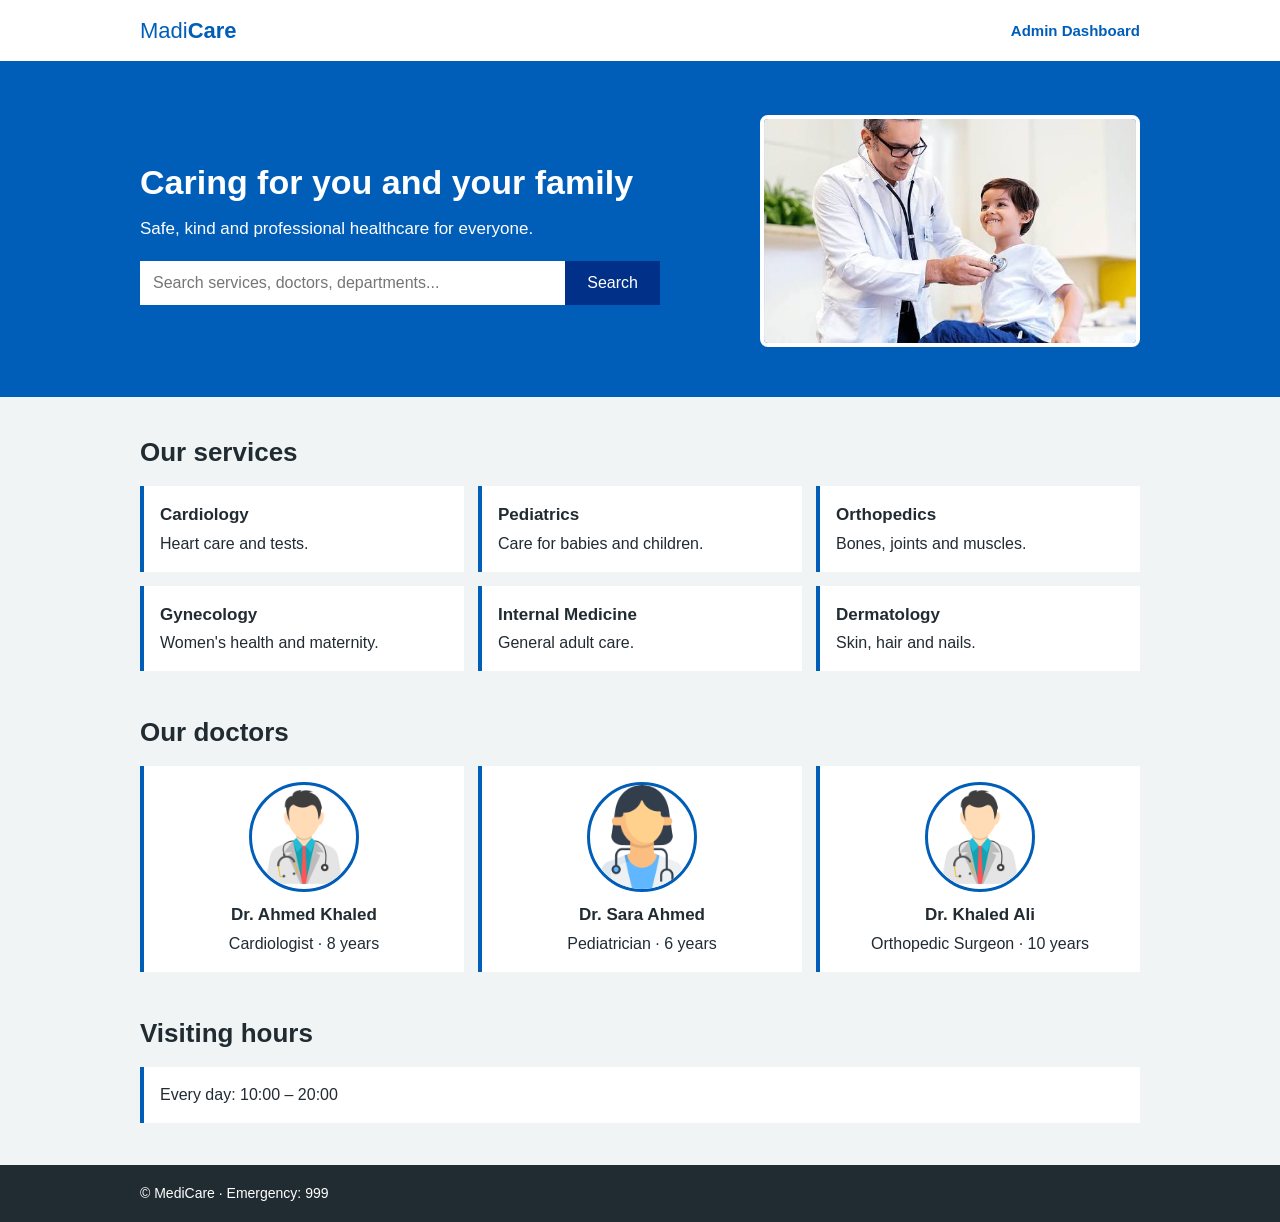
<file: index.html>
<!doctype html>
<html lang="en">
  <head>
    <meta charset="UTF-8" />
    <meta name="viewport" content="width=device-width, initial-scale=1.0" />
    <title>MediCare | Home</title>
    <link rel="stylesheet" href="CSS/style.css" />
  </head>
  <body class="public-page">
    <header class="public-header">
      <div class="wrap bar">
        <label class="public-logo">Madi<b>Care</b></label>
        <!-- <a class="public-logo" href="index.html">Medi<b>Care</b></a> -->
        <nav class="public-nav">
          <a href="dashboard.html">Admin Dashboard</a>
        </nav>
      </div>
    </header>
    <section class="hero">
      <div class="wrap hero-in">
        <div>
          <h1>Caring for you and your family</h1>
          <p>Safe, kind and professional healthcare for everyone.</p>
          <form action="#services" method="get">
            <input
              type="search"
              name="q"
              placeholder="Search services, doctors, departments..."
            /><button type="submit">Search</button>
          </form>
        </div>
        <img src="Images/ddd.jpg" alt="Hospital building" />
      </div>
    </section>
    <section class="wrap public-section" id="services">
      <h2>Our services</h2>
      <div class="public-grid">
        <div class="public-box">
          <h3>Cardiology</h3>
          <p>Heart care and tests.</p>
        </div>
        <div class="public-box">
          <h3>Pediatrics</h3>
          <p>Care for babies and children.</p>
        </div>
        <div class="public-box">
          <h3>Orthopedics</h3>
          <p>Bones, joints and muscles.</p>
        </div>
        <div class="public-box">
          <h3>Gynecology</h3>
          <p>Women's health and maternity.</p>
        </div>
        <div class="public-box">
          <h3>Internal Medicine</h3>
          <p>General adult care.</p>
        </div>
        <div class="public-box">
          <h3>Dermatology</h3>
          <p>Skin, hair and nails.</p>
        </div>
      </div>
    </section>
    <section class="wrap public-section" id="doctors">
      <h2>Our doctors</h2>
      <div class="public-grid">
        <div class="public-box doctor-box">
          <img src="Images/doctor (1).png" alt="Dr. Ahmed Khaled" />
          <h3>Dr. Ahmed Khaled</h3>
          <p>Cardiologist · 8 years</p>
        </div>
        <div class="public-box doctor-box">
          <img src="Images/doctor.png" alt="Dr. Sara Ahmed" />
          <h3>Dr. Sara Ahmed</h3>
          <p>Pediatrician · 6 years</p>
        </div>
        <div class="public-box doctor-box">
          <img src="Images/doctor (1).png" alt="Dr. Khaled Ali" />
          <h3>Dr. Khaled Ali</h3>
          <p>Orthopedic Surgeon · 10 years</p>
        </div>
      </div>
    </section>
    <section class="wrap public-section" id="visit">
      <h2>Visiting hours</h2>
      <div class="public-box"><p>Every day: 10:00 – 20:00</p></div>
    </section>
    <footer class="public-footer">
      <div class="wrap">&copy; MediCare · Emergency: 999</div>
    </footer>
  </body>
</html>
</file>
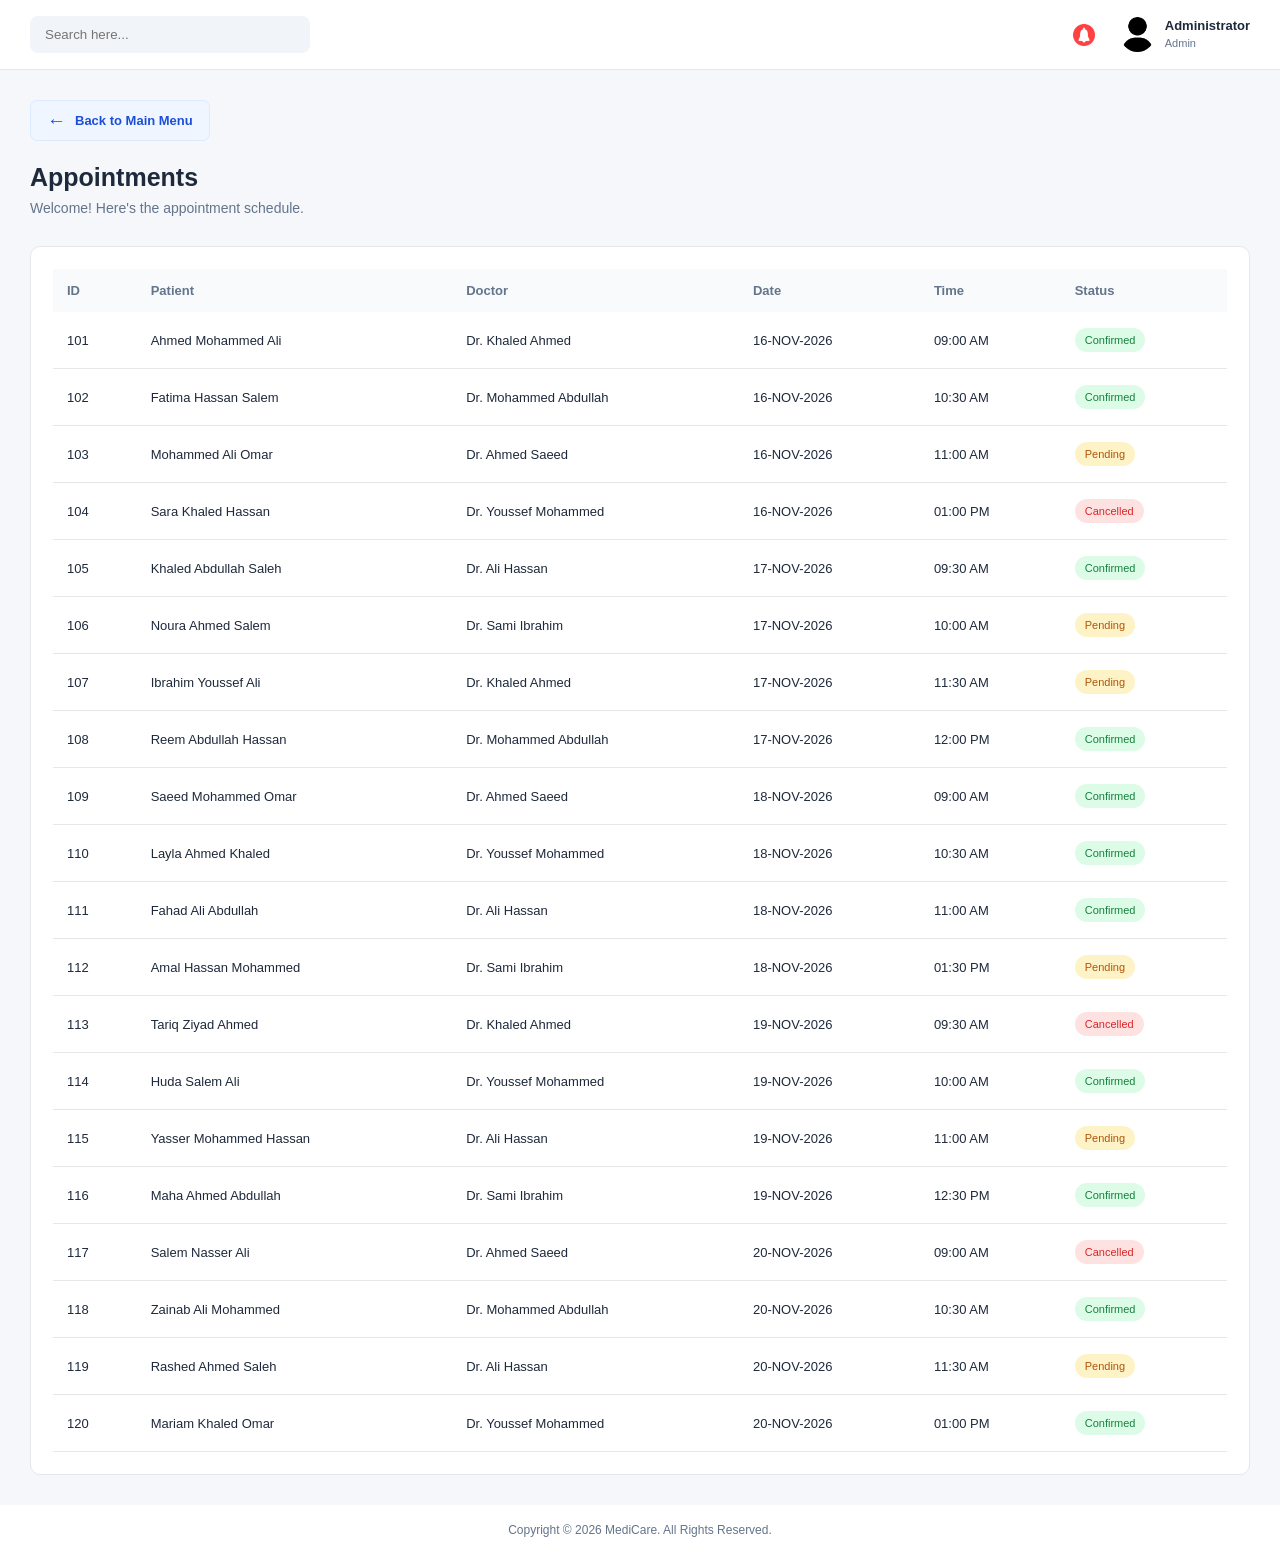
<file: appointments.html>
<!doctype html>
<html lang="en">
  <head>
    <meta charset="UTF-8" />
    <meta name="viewport" content="width=device-width, initial-scale=1.0" />
    <title>MediCare | Appointments</title>
    <link rel="stylesheet" href="CSS/style.css" />
  </head>
  <body class="admin-page appointments-page">
    <div class="main-container">
      <header class="header">
        <div class="search-box">
          <input type="search" placeholder="Search here..." />
        </div>
        <div class="admin">
          <img src="Images/circle.png" alt="Notifications" />
          <div class="admin-info">
            <img src="Images/user.png" alt="Admin" />
            <div>
              <h4>Administrator</h4>
              <span>Admin</span>
            </div>
          </div>
        </div>
      </header>
      <main class="content">
        <a class="back-home" href="dashboard.html"
          ><span aria-hidden="true">&#8592;</span> Back to Main Menu</a
        >
        <div class="page-title">
          <h1>Appointments</h1>
          <p>Welcome! Here's the appointment schedule.</p>
        </div>
        <section class="panel">
          <div class="table-wrap">
            <table>
              <thead>
                <tr>
                  <th>ID</th>
                  <th>Patient</th>
                  <th>Doctor</th>
                  <th>Date</th>
                  <th>Time</th>
                  <th>Status</th>
                </tr>
              </thead>
              <tbody>
                <tr>
                  <td>101</td>
                  <td>Ahmed Mohammed Ali</td>
                  <td>Dr. Khaled Ahmed</td>
                  <td>16-NOV-2026</td>
                  <td>09:00 AM</td>
                  <td><span class="status confirmed">Confirmed</span></td>
                </tr>
                <tr>
                  <td>102</td>
                  <td>Fatima Hassan Salem</td>
                  <td>Dr. Mohammed Abdullah</td>
                  <td>16-NOV-2026</td>
                  <td>10:30 AM</td>
                  <td><span class="status confirmed">Confirmed</span></td>
                </tr>
                <tr>
                  <td>103</td>
                  <td>Mohammed Ali Omar</td>
                  <td>Dr. Ahmed Saeed</td>
                  <td>16-NOV-2026</td>
                  <td>11:00 AM</td>
                  <td><span class="status pending">Pending</span></td>
                </tr>
                <tr>
                  <td>104</td>
                  <td>Sara Khaled Hassan</td>
                  <td>Dr. Youssef Mohammed</td>
                  <td>16-NOV-2026</td>
                  <td>01:00 PM</td>
                  <td><span class="status cancelled">Cancelled</span></td>
                </tr>
                <tr>
                  <td>105</td>
                  <td>Khaled Abdullah Saleh</td>
                  <td>Dr. Ali Hassan</td>
                  <td>17-NOV-2026</td>
                  <td>09:30 AM</td>
                  <td><span class="status confirmed">Confirmed</span></td>
                </tr>
                <tr>
                  <td>106</td>
                  <td>Noura Ahmed Salem</td>
                  <td>Dr. Sami Ibrahim</td>
                  <td>17-NOV-2026</td>
                  <td>10:00 AM</td>
                  <td><span class="status pending">Pending</span></td>
                </tr>
                <tr>
                  <td>107</td>
                  <td>Ibrahim Youssef Ali</td>
                  <td>Dr. Khaled Ahmed</td>
                  <td>17-NOV-2026</td>
                  <td>11:30 AM</td>
                  <td><span class="status pending">Pending</span></td>
                </tr>
                <tr>
                  <td>108</td>
                  <td>Reem Abdullah Hassan</td>
                  <td>Dr. Mohammed Abdullah</td>
                  <td>17-NOV-2026</td>
                  <td>12:00 PM</td>
                  <td><span class="status confirmed">Confirmed</span></td>
                </tr>
                <tr>
                  <td>109</td>
                  <td>Saeed Mohammed Omar</td>
                  <td>Dr. Ahmed Saeed</td>
                  <td>18-NOV-2026</td>
                  <td>09:00 AM</td>
                  <td><span class="status confirmed">Confirmed</span></td>
                </tr>
                <tr>
                  <td>110</td>
                  <td>Layla Ahmed Khaled</td>
                  <td>Dr. Youssef Mohammed</td>
                  <td>18-NOV-2026</td>
                  <td>10:30 AM</td>
                  <td><span class="status confirmed">Confirmed</span></td>
                </tr>
                <tr>
                  <td>111</td>
                  <td>Fahad Ali Abdullah</td>
                  <td>Dr. Ali Hassan</td>
                  <td>18-NOV-2026</td>
                  <td>11:00 AM</td>
                  <td><span class="status confirmed">Confirmed</span></td>
                </tr>
                <tr>
                  <td>112</td>
                  <td>Amal Hassan Mohammed</td>
                  <td>Dr. Sami Ibrahim</td>
                  <td>18-NOV-2026</td>
                  <td>01:30 PM</td>
                  <td><span class="status pending">Pending</span></td>
                </tr>
                <tr>
                  <td>113</td>
                  <td>Tariq Ziyad Ahmed</td>
                  <td>Dr. Khaled Ahmed</td>
                  <td>19-NOV-2026</td>
                  <td>09:30 AM</td>
                  <td><span class="status cancelled">Cancelled</span></td>
                </tr>
                <tr>
                  <td>114</td>
                  <td>Huda Salem Ali</td>
                  <td>Dr. Youssef Mohammed</td>
                  <td>19-NOV-2026</td>
                  <td>10:00 AM</td>
                  <td><span class="status confirmed">Confirmed</span></td>
                </tr>
                <tr>
                  <td>115</td>
                  <td>Yasser Mohammed Hassan</td>
                  <td>Dr. Ali Hassan</td>
                  <td>19-NOV-2026</td>
                  <td>11:00 AM</td>
                  <td><span class="status pending">Pending</span></td>
                </tr>
                <tr>
                  <td>116</td>
                  <td>Maha Ahmed Abdullah</td>
                  <td>Dr. Sami Ibrahim</td>
                  <td>19-NOV-2026</td>
                  <td>12:30 PM</td>
                  <td><span class="status confirmed">Confirmed</span></td>
                </tr>
                <tr>
                  <td>117</td>
                  <td>Salem Nasser Ali</td>
                  <td>Dr. Ahmed Saeed</td>
                  <td>20-NOV-2026</td>
                  <td>09:00 AM</td>
                  <td><span class="status cancelled">Cancelled</span></td>
                </tr>
                <tr>
                  <td>118</td>
                  <td>Zainab Ali Mohammed</td>
                  <td>Dr. Mohammed Abdullah</td>
                  <td>20-NOV-2026</td>
                  <td>10:30 AM</td>
                  <td><span class="status confirmed">Confirmed</span></td>
                </tr>
                <tr>
                  <td>119</td>
                  <td>Rashed Ahmed Saleh</td>
                  <td>Dr. Ali Hassan</td>
                  <td>20-NOV-2026</td>
                  <td>11:30 AM</td>
                  <td><span class="status pending">Pending</span></td>
                </tr>
                <tr>
                  <td>120</td>
                  <td>Mariam Khaled Omar</td>
                  <td>Dr. Youssef Mohammed</td>
                  <td>20-NOV-2026</td>
                  <td>01:00 PM</td>
                  <td><span class="status confirmed">Confirmed</span></td>
                </tr>
              </tbody>
            </table>
          </div>
        </section>
      </main>
      <footer class="footer">
        <p>Copyright &copy; 2026 MediCare. All Rights Reserved.</p>
      </footer>
    </div>
  </body>
</html>
</file>
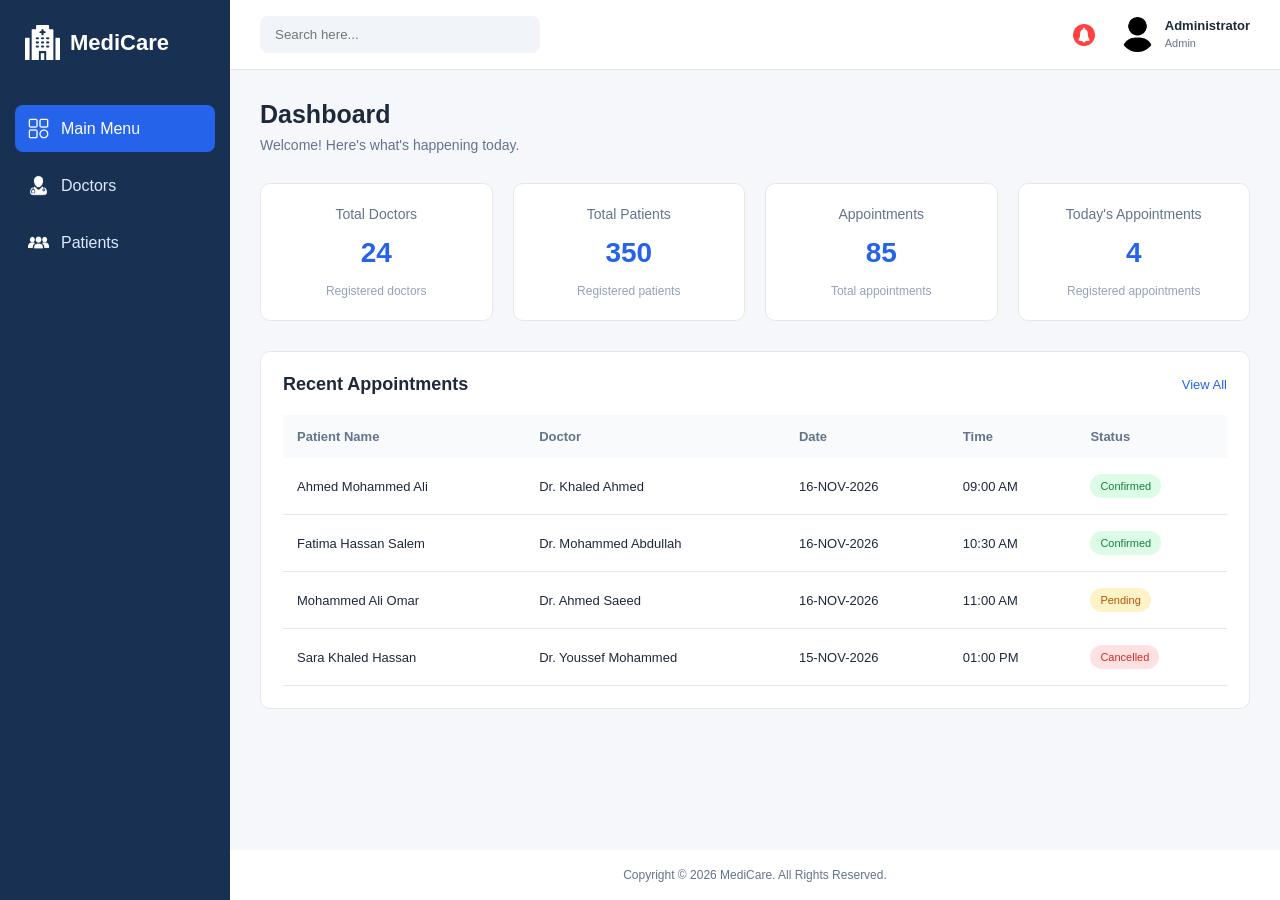
<file: dashboard.html>
<!doctype html>
<html lang="en">
  <head>
    <meta charset="UTF-8" />
    <meta name="viewport" content="width=device-width, initial-scale=1.0" />
    <title>MediCare | Dashboard</title>
    <link rel="stylesheet" href="CSS/style.css" />
  </head>
  <body class="admin-page">
    <aside class="sidebar">
      <div class="logo">
        <img src="Images/hospital.png" alt="" /><a href="index.html"
          ><h2>MediCare</h2></a
        >
      </div>
      <nav>
        <a href="dashboard.html" class="active"
          ><img src="Images/main-menu.png" alt="" /><span>Main Menu</span></a
        >
        <a href="doctors.html" class=""
          ><img src="Images/medical-assistance.png" alt="" /><span
            >Doctors</span
          ></a
        >
        <a href="patients.html" class=""
          ><img src="Images/audience.png" alt="" /><span>Patients</span></a
        >
      </nav>
    </aside>
    <div class="main-container">
      <header class="header">
        <div class="search-box">
          <input type="search" placeholder="Search here..." />
        </div>
        <div class="admin">
          <img src="Images/circle.png" alt="Notifications" />
          <div class="admin-info">
            <img src="Images/user.png" alt="Admin" />
            <div>
              <h4>Administrator</h4>
              <span>Admin</span>
            </div>
          </div>
        </div>
      </header>
      <main class="content">
        <div class="page-title">
          <h1>Dashboard</h1>
          <p>Welcome! Here's what's happening today.</p>
        </div>
        <section class="stats-grid">
          <div class="stat-card">
            <h3>Total Doctors</h3>
            <h2>24</h2>
            <p>Registered doctors</p>
          </div>
          <div class="stat-card">
            <h3>Total Patients</h3>
            <h2>350</h2>
            <p>Registered patients</p>
          </div>
          <div class="stat-card">
            <h3>Appointments</h3>
            <h2>85</h2>
            <p>Total appointments</p>
          </div>
          <div class="stat-card">
            <h3>Today's Appointments</h3>
            <h2>4</h2>
            <p>Registered appointments</p>
          </div>
        </section>
        <section class="panel">
          <div class="section-header">
            <h2>Recent Appointments</h2>
            <a href="appointments.html">View All</a>
          </div>
          <div class="table-wrap">
            <table>
              <thead>
                <tr>
                  <th>Patient Name</th>
                  <th>Doctor</th>
                  <th>Date</th>
                  <th>Time</th>
                  <th>Status</th>
                </tr>
              </thead>
              <tbody>
                <tr>
                  <td>Ahmed Mohammed Ali</td>
                  <td>Dr. Khaled Ahmed</td>
                  <td>16-NOV-2026</td>
                  <td>09:00 AM</td>
                  <td><span class="status confirmed">Confirmed</span></td>
                </tr>
                <tr>
                  <td>Fatima Hassan Salem</td>
                  <td>Dr. Mohammed Abdullah</td>
                  <td>16-NOV-2026</td>
                  <td>10:30 AM</td>
                  <td><span class="status confirmed">Confirmed</span></td>
                </tr>
                <tr>
                  <td>Mohammed Ali Omar</td>
                  <td>Dr. Ahmed Saeed</td>
                  <td>16-NOV-2026</td>
                  <td>11:00 AM</td>
                  <td><span class="status pending">Pending</span></td>
                </tr>
                <tr>
                  <td>Sara Khaled Hassan</td>
                  <td>Dr. Youssef Mohammed</td>
                  <td>15-NOV-2026</td>
                  <td>01:00 PM</td>
                  <td><span class="status cancelled">Cancelled</span></td>
                </tr>
              </tbody>
            </table>
          </div>
        </section>
      </main>
      <footer class="footer">
        <p>Copyright &copy; 2026 MediCare. All Rights Reserved.</p>
      </footer>
    </div>
  </body>
</html>
</file>
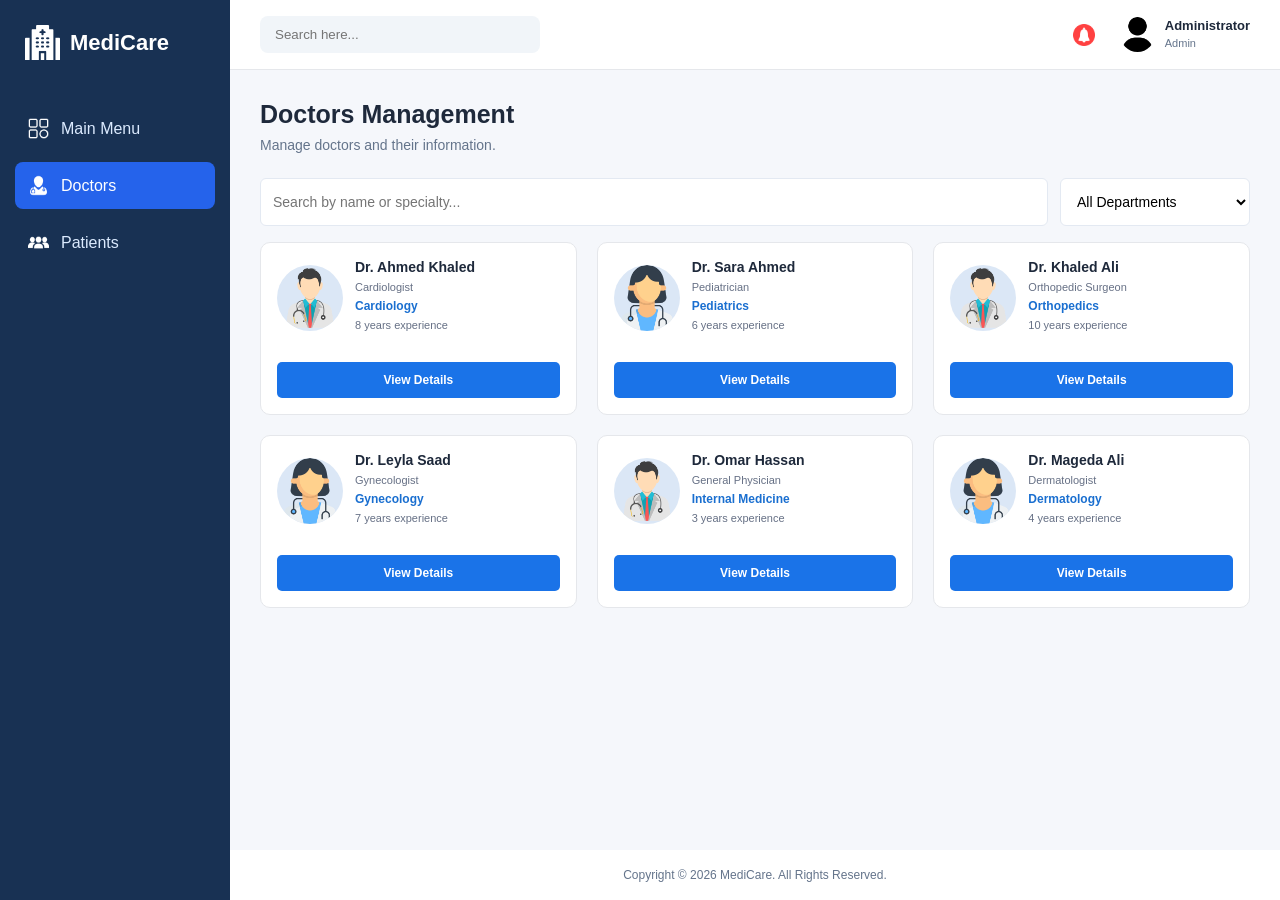
<file: doctors.html>
<!doctype html>
<html lang="en">
  <head>
    <meta charset="UTF-8" />
    <meta name="viewport" content="width=device-width, initial-scale=1.0" />
    <title>MediCare | Doctors</title>
    <link rel="stylesheet" href="CSS/style.css" />
  </head>
  <body class="admin-page">
    <aside class="sidebar">
      <div class="logo">
        <img src="Images/hospital.png" alt="" /><a href="index.html"
          ><h2>MediCare</h2></a
        >
      </div>
      <nav>
        <a href="dashboard.html" class=""
          ><img src="Images/main-menu.png" alt="" /><span>Main Menu</span></a
        >
        <a href="doctors.html" class="active"
          ><img src="Images/medical-assistance.png" alt="" /><span
            >Doctors</span
          ></a
        >
        <a href="patients.html" class=""
          ><img src="Images/audience.png" alt="" /><span>Patients</span></a
        >
      </nav>
    </aside>
    <div class="main-container">
      <header class="header">
        <div class="search-box">
          <input type="search" placeholder="Search here..." />
        </div>
        <div class="admin">
          <img src="Images/circle.png" alt="Notifications" />
          <div class="admin-info">
            <img src="Images/user.png" alt="Admin" />
            <div>
              <h4>Administrator</h4>
              <span>Admin</span>
            </div>
          </div>
        </div>
      </header>
      <main class="content">
        <div class="page-title">
          <h1>Doctors Management</h1>
          <p>Manage doctors and their information.</p>
        </div>
        <form class="filters" action="#" method="get">
          <input
            type="search"
            name="q"
            placeholder="Search by name or specialty..."
          />
          <select name="department">
            <option value="">All Departments</option>
            <option>Cardiology</option>
            <option>Pediatrics</option>
            <option>Orthopedics</option>
            <option>Gynecology</option>
            <option>Internal Medicine</option>
            <option>Dermatology</option>
          </select>
        </form>
        <section class="doctor-grid">
          <article class="doctor-card">
            <div class="doctor-info">
              <div class="avatar">
                <img src="Images/doctor (1).png" alt="dr.ahmed khaled" />
              </div>
              <div>
                <h3>Dr. Ahmed Khaled</h3>
                <p class="doctor-role">Cardiologist</p>
                <p class="doctor-dept">Cardiology</p>
                <p class="doctor-exp">8 years experience</p>
              </div>
            </div>
            <button type="button">View Details</button>
          </article>
          <article class="doctor-card">
            <div class="doctor-info">
              <div class="avatar">
                <img src="Images/doctor.png" alt="dr.sara ahmed" />
              </div>
              <div>
                <h3>Dr. Sara Ahmed</h3>
                <p class="doctor-role">Pediatrician</p>
                <p class="doctor-dept">Pediatrics</p>
                <p class="doctor-exp">6 years experience</p>
              </div>
            </div>
            <button type="button">View Details</button>
          </article>
          <article class="doctor-card">
            <div class="doctor-info">
              <div class="avatar">
                <img src="Images/doctor (1).png" alt="dr.khaled ali" />
              </div>
              <div>
                <h3>Dr. Khaled Ali</h3>
                <p class="doctor-role">Orthopedic Surgeon</p>
                <p class="doctor-dept">Orthopedics</p>
                <p class="doctor-exp">10 years experience</p>
              </div>
            </div>
            <button type="button">View Details</button>
          </article>
          <article class="doctor-card">
            <div class="doctor-info">
              <div class="avatar">
                <img src="Images/doctor.png" alt="dr.leyla saad" />
              </div>
              <div>
                <h3>Dr. Leyla Saad</h3>
                <p class="doctor-role">Gynecologist</p>
                <p class="doctor-dept">Gynecology</p>
                <p class="doctor-exp">7 years experience</p>
              </div>
            </div>
            <button type="button">View Details</button>
          </article>
          <article class="doctor-card">
            <div class="doctor-info">
              <div class="avatar">
                <img src="Images/doctor (1).png" alt="dr.omar hassan" />
              </div>
              <div>
                <h3>Dr. Omar Hassan</h3>
                <p class="doctor-role">General Physician</p>
                <p class="doctor-dept">Internal Medicine</p>
                <p class="doctor-exp">3 years experience</p>
              </div>
            </div>
            <button type="button">View Details</button>
          </article>
          <article class="doctor-card">
            <div class="doctor-info">
              <div class="avatar">
                <img src="Images/doctor.png" alt="dr.mageda ali" />
              </div>
              <div>
                <h3>Dr. Mageda Ali</h3>
                <p class="doctor-role">Dermatologist</p>
                <p class="doctor-dept">Dermatology</p>
                <p class="doctor-exp">4 years experience</p>
              </div>
            </div>
            <button type="button">View Details</button>
          </article>
        </section>
      </main>
      <footer class="footer">
        <p>Copyright &copy; 2026 MediCare. All Rights Reserved.</p>
      </footer>
    </div>
  </body>
</html>
</file>
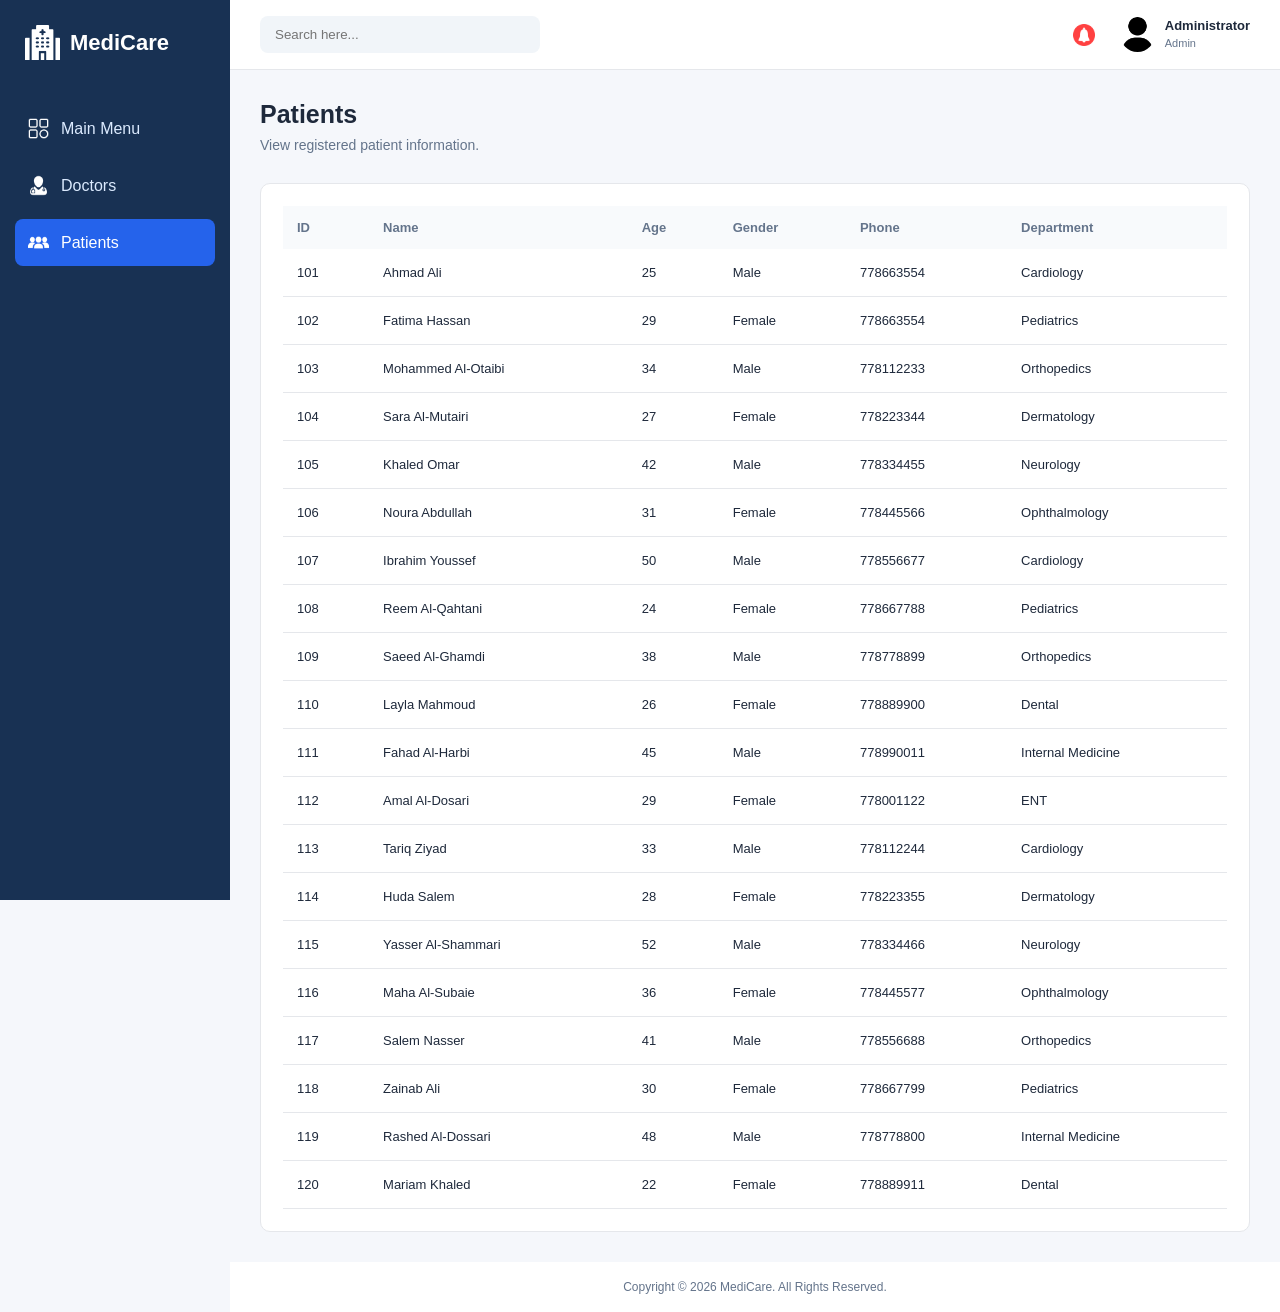
<file: patients.html>
<!doctype html>
<html lang="en">
  <head>
    <meta charset="UTF-8" />
    <meta name="viewport" content="width=device-width, initial-scale=1.0" />
    <title>MediCare | Patients</title>
    <link rel="stylesheet" href="CSS/style.css" />
  </head>
  <body class="admin-page">
    <aside class="sidebar">
      <div class="logo">
        <img src="Images/hospital.png" alt="" /><a href="index.html"
          ><h2>MediCare</h2></a
        >
      </div>
      <nav>
        <a href="dashboard.html" class=""
          ><img src="Images/main-menu.png" alt="" /><span>Main Menu</span></a
        >
        <a href="doctors.html" class=""
          ><img src="Images/medical-assistance.png" alt="" /><span
            >Doctors</span
          ></a
        >
        <a href="patients.html" class="active"
          ><img src="Images/audience.png" alt="" /><span>Patients</span></a
        >
      </nav>
    </aside>
    <div class="main-container">
      <header class="header">
        <div class="search-box">
          <input type="search" placeholder="Search here..." />
        </div>
        <div class="admin">
          <img src="Images/circle.png" alt="Notifications" />
          <div class="admin-info">
            <img src="Images/user.png" alt="Admin" />
            <div>
              <h4>Administrator</h4>
              <span>Admin</span>
            </div>
          </div>
        </div>
      </header>
      <main class="content">
        <div class="page-title">
          <h1>Patients</h1>
          <p>View registered patient information.</p>
        </div>
        <section class="panel">
          <div class="table-wrap">
            <table>
              <thead>
                <tr>
                  <th>ID</th>
                  <th>Name</th>
                  <th>Age</th>
                  <th>Gender</th>
                  <th>Phone</th>
                  <th>Department</th>
                </tr>
              </thead>
              <tbody>
                <tr>
                  <td>101</td>
                  <td>Ahmad Ali</td>
                  <td>25</td>
                  <td>Male</td>
                  <td>778663554</td>
                  <td>Cardiology</td>
                </tr>
                <tr>
                  <td>102</td>
                  <td>Fatima Hassan</td>
                  <td>29</td>
                  <td>Female</td>
                  <td>778663554</td>
                  <td>Pediatrics</td>
                </tr>
                <tr>
                  <td>103</td>
                  <td>Mohammed Al-Otaibi</td>
                  <td>34</td>
                  <td>Male</td>
                  <td>778112233</td>
                  <td>Orthopedics</td>
                </tr>
                <tr>
                  <td>104</td>
                  <td>Sara Al-Mutairi</td>
                  <td>27</td>
                  <td>Female</td>
                  <td>778223344</td>
                  <td>Dermatology</td>
                </tr>
                <tr>
                  <td>105</td>
                  <td>Khaled Omar</td>
                  <td>42</td>
                  <td>Male</td>
                  <td>778334455</td>
                  <td>Neurology</td>
                </tr>
                <tr>
                  <td>106</td>
                  <td>Noura Abdullah</td>
                  <td>31</td>
                  <td>Female</td>
                  <td>778445566</td>
                  <td>Ophthalmology</td>
                </tr>
                <tr>
                  <td>107</td>
                  <td>Ibrahim Youssef</td>
                  <td>50</td>
                  <td>Male</td>
                  <td>778556677</td>
                  <td>Cardiology</td>
                </tr>
                <tr>
                  <td>108</td>
                  <td>Reem Al-Qahtani</td>
                  <td>24</td>
                  <td>Female</td>
                  <td>778667788</td>
                  <td>Pediatrics</td>
                </tr>
                <tr>
                  <td>109</td>
                  <td>Saeed Al-Ghamdi</td>
                  <td>38</td>
                  <td>Male</td>
                  <td>778778899</td>
                  <td>Orthopedics</td>
                </tr>
                <tr>
                  <td>110</td>
                  <td>Layla Mahmoud</td>
                  <td>26</td>
                  <td>Female</td>
                  <td>778889900</td>
                  <td>Dental</td>
                </tr>
                <tr>
                  <td>111</td>
                  <td>Fahad Al-Harbi</td>
                  <td>45</td>
                  <td>Male</td>
                  <td>778990011</td>
                  <td>Internal Medicine</td>
                </tr>
                <tr>
                  <td>112</td>
                  <td>Amal Al-Dosari</td>
                  <td>29</td>
                  <td>Female</td>
                  <td>778001122</td>
                  <td>ENT</td>
                </tr>
                <tr>
                  <td>113</td>
                  <td>Tariq Ziyad</td>
                  <td>33</td>
                  <td>Male</td>
                  <td>778112244</td>
                  <td>Cardiology</td>
                </tr>
                <tr>
                  <td>114</td>
                  <td>Huda Salem</td>
                  <td>28</td>
                  <td>Female</td>
                  <td>778223355</td>
                  <td>Dermatology</td>
                </tr>
                <tr>
                  <td>115</td>
                  <td>Yasser Al-Shammari</td>
                  <td>52</td>
                  <td>Male</td>
                  <td>778334466</td>
                  <td>Neurology</td>
                </tr>
                <tr>
                  <td>116</td>
                  <td>Maha Al-Subaie</td>
                  <td>36</td>
                  <td>Female</td>
                  <td>778445577</td>
                  <td>Ophthalmology</td>
                </tr>
                <tr>
                  <td>117</td>
                  <td>Salem Nasser</td>
                  <td>41</td>
                  <td>Male</td>
                  <td>778556688</td>
                  <td>Orthopedics</td>
                </tr>
                <tr>
                  <td>118</td>
                  <td>Zainab Ali</td>
                  <td>30</td>
                  <td>Female</td>
                  <td>778667799</td>
                  <td>Pediatrics</td>
                </tr>
                <tr>
                  <td>119</td>
                  <td>Rashed Al-Dossari</td>
                  <td>48</td>
                  <td>Male</td>
                  <td>778778800</td>
                  <td>Internal Medicine</td>
                </tr>
                <tr>
                  <td>120</td>
                  <td>Mariam Khaled</td>
                  <td>22</td>
                  <td>Female</td>
                  <td>778889911</td>
                  <td>Dental</td>
                </tr>
              </tbody>
            </table>
          </div>
        </section>
      </main>
      <footer class="footer">
        <p>Copyright &copy; 2026 MediCare. All Rights Reserved.</p>
      </footer>
    </div>
  </body>
</html>
</file>
<file: CSS/style.css>
/* ===== General ===== */
* {
  margin: 0;
  padding: 0;
  box-sizing: border-box;
}
body {
  font-family: Arial, sans-serif;
  background: #f5f7fb;
  color: #1e293b;
}
a {
  text-decoration: none;
}
img {
  display: block;
  max-width: 100%;
}

/* ===== Admin pages: shared layout ===== */
.admin-page .sidebar {
  width: 230px;
  min-height: 100vh;
  background: #183153;
  color: white;
  position: fixed;
  top: 0;
  left: 0;
  padding: 25px 15px;
}
.admin-page .logo {
  display: flex;
  align-items: center;
  gap: 10px;
  margin: 0 0 45px 10px;
}
.admin-page .logo img {
  width: 35px;
  height: 35px;
  object-fit: contain;
}
.admin-page .logo a {
  color: white;
}
.admin-page .logo h2 {
  font-size: 22px;
}
.admin-page .sidebar nav {
  display: flex;
  flex-direction: column;
  gap: 10px;
}
.admin-page .sidebar nav a {
  display: flex;
  align-items: center;
  gap: 12px;
  padding: 13px;
  color: #dbeafe;
  border-radius: 8px;
  transition: 0.3s;
}
.admin-page .sidebar nav a img {
  width: 21px;
  height: 21px;
  object-fit: contain;
}
.admin-page .sidebar nav a:hover,
.admin-page .sidebar nav a.active {
  background: #2563eb;
  color: white;
}
.admin-page .main-container {
  min-height: 100vh;
  margin-left: 230px;
  display: flex;
  flex-direction: column;
}
.admin-page .header {
  height: 70px;
  padding: 0 30px;
  background: white;
  border-bottom: 1px solid #e5e7eb;
  display: flex;
  justify-content: space-between;
  align-items: center;
  gap: 20px;
}
.search-box input {
  width: 280px;
  max-width: 100%;
  padding: 11px 15px;
  border: 0;
  outline: 0;
  background: #f1f5f9;
  border-radius: 8px;
}
.search-box input:focus {
  box-shadow: 0 0 0 2px #bfdbfe;
}
.admin-info {
  display: flex;
  align-items: center;
  gap: 10px;
}
.admin {
  display: flex;
  align-items: center;
  gap: 25px;
}
.admin > img {
  width: 22px;
  height: 22px;
  object-fit: contain;
}
.admin-info img {
  width: 35px;
  height: 35px;
  border-radius: 50%;
  object-fit: cover;
}
.admin-info h4 {
  font-size: 13px;
}
.admin-info span {
  color: #64748b;
  font-size: 11px;
}
.content {
  flex: 1;
  padding: 30px;
}
.page-title h1 {
  margin-bottom: 8px;
  font-size: 25px;
}
.page-title p {
  color: #64748b;
  font-size: 14px;
}
.footer {
  padding: 18px;
  background: white;
  color: #64748b;
  text-align: center;
  font-size: 12px;
}

/* ===== Dashboard cards and tables ===== */
.stats-grid {
  display: grid;
  grid-template-columns: repeat(4, 1fr);
  gap: 20px;
  margin-top: 30px;
  text-align: center;
}
.stat-card,
.panel,
.doctor-card {
  background: white;
  border: 1px solid #e5e7eb;
  border-radius: 10px;
}
.stat-card {
  padding: 22px;
  transition: 0.3s;
}
.stat-card:hover {
  transform: translateY(-5px);
  box-shadow: 0 8px 20px #00000014;
}
.stat-card h3 {
  color: #64748b;
  font-size: 14px;
  font-weight: normal;
}
.stat-card h2 {
  margin: 15px 0;
  color: #2563eb;
  font-size: 28px;
}
.stat-card p {
  color: #94a3b8;
  font-size: 12px;
}
.panel {
  margin-top: 30px;
  padding: 22px;
}
.section-header {
  display: flex;
  justify-content: space-between;
  align-items: center;
  gap: 15px;
  margin-bottom: 20px;
}
.section-header h2 {
  font-size: 18px;
}
.section-header a {
  color: #2563eb;
  font-size: 13px;
}
.section-header a:hover {
  color: #183153;
}
.table-wrap {
  overflow-x: auto;
}
table {
  width: 100%;
  border-collapse: collapse;
  text-align: left;
}
th {
  padding: 14px;
  background: #f8fafc;
  color: #64748b;
  font-size: 13px;
  font-weight: 600;
  white-space: nowrap;
}
td {
  padding: 16px 14px;
  border-bottom: 1px solid #e5e7eb;
  font-size: 13px;
  white-space: nowrap;
}
tbody tr:hover {
  background: #f8fafc;
}
.status {
  display: inline-block;
  padding: 6px 10px;
  border-radius: 20px;
  font-size: 11px;
}
.confirmed {
  background: #dcfce7;
  color: #15803d;
}
.pending {
  background: #fef3c7;
  color: #b45309;
}
.cancelled {
  background: #fee2e2;
  color: #dc2626;
}

/* ===== Doctors page ===== */
.filters {
  display: flex;
  gap: 12px;
  margin: 25px 0 16px;
}
.filters input,
.filters select {
  padding: 14px 12px;
  border: 1px solid #e3e9f2;
  border-radius: 6px;
  background: white;
  font-size: 14px;
}
.filters input {
  flex: 1;
  min-width: 150px;
}
.filters select {
  width: 190px;
}
.doctor-grid {
  display: grid;
  grid-template-columns: repeat(3, 1fr);
  gap: 20px;
}
.doctor-card {
  padding: 16px;
}
.doctor-info {
  display: flex;
  align-items: center;
  gap: 12px;
  margin-bottom: 25px;
}
.avatar {
  width: 66px;
  height: 66px;
  flex-shrink: 0;
  position: relative;
  overflow: hidden;
  border-radius: 50%;
  background: #dbe7f6;
}
.avatar img {
  width: 100%;
  height: 100%;
  object-fit: cover;
  border-radius: 50%;
  display: block;
}
/* .avatar::before {
  content: "";
  position: absolute;
  top: 14px;
  left: 21px;
  width: 24px;
  height: 24px;
  border-radius: 50%;
  background: #7f9cc0;
}
.avatar::after {
  content: "";
  position: absolute;
  top: 40px;
  left: 12px;
  width: 42px;
  height: 32px;
  border-radius: 50% 50% 0 0;
  background: #7f9cc0;
} */
.doctor-card h3 {
  margin-bottom: 6px;
  font-size: 14px;
}
.doctor-card p {
  margin-bottom: 6px;
}
.doctor-role,
.doctor-exp {
  color: #667085;
  font-size: 11px;
}
.doctor-dept {
  color: #1a6fd0;
  font-size: 12px;
  font-weight: 600;
}
.doctor-card button {
  width: 100%;
  padding: 11px;
  border: 0;
  border-radius: 5px;
  background: #1a73e8;
  color: white;
  font-size: 12px;
  font-weight: 600;
  cursor: pointer;
}
.doctor-card button:hover {
  background: #155fc0;
}

/* ===== Public home page ===== */
.public-page {
  color: #212b32;
  background: #f0f4f5;
  line-height: 1.5;
}
.public-page .wrap {
  width: min(1000px, 100% - 32px);
  margin: auto;
}
.public-header {
  background: white;
  border-bottom: 4px solid #005eb8;
}
.public-header .bar {
  display: flex;
  justify-content: space-between;
  align-items: center;
  flex-wrap: wrap;
  gap: 10px;
  padding-top: 14px;
  padding-bottom: 14px;
}
.public-logo {
  color: #005eb8;
  font-size: 22px;
}
.public-nav a {
  margin-left: 18px;
  color: #005eb8;
  font-size: 15px;
  font-weight: bold;
}
.public-nav a:hover {
  text-decoration: underline;
}
.hero {
  padding: 50px 0;
  background: #005eb8;
  color: white;
}
.hero-in {
  display: flex;
  justify-content: space-between;
  align-items: center;
  gap: 30px;
}
.hero-in > div {
  flex: 1;
}
.hero h1 {
  margin-bottom: 8px;
  font-size: 34px;
}
.hero p {
  margin-bottom: 20px;
  font-size: 17px;
}
.hero form {
  display: flex;
  max-width: 520px;
}
.hero input {
  min-width: 0;
  flex: 1;
  padding: 13px;
  border: 0;
  font-size: 16px;
}
.hero button {
  padding: 13px 22px;
  border: 0;
  background: #003087;
  color: white;
  font-size: 16px;
  cursor: pointer;
}
.hero-in > img {
  width: 380px;
  max-width: 42%;
  border: 4px solid white;
  border-radius: 8px;
}
.public-section {
  padding-top: 36px;
  padding-bottom: 6px;
}
.public-section h2 {
  margin-bottom: 14px;
  font-size: 26px;
}
.public-grid {
  display: grid;
  grid-template-columns: repeat(3, 1fr);
  gap: 14px;
}
.public-box {
  padding: 16px;
  border-left: 4px solid #005eb8;
  background: white;
}
.public-box h3 {
  margin-bottom: 4px;
  font-size: 17px;
}
.doctor-box {
  text-align: center;
}
.doctor-box img {
  width: 110px;
  height: 110px;
  margin: 0 auto 10px;
  border: 3px solid #005eb8;
  border-radius: 50%;
}
.public-footer {
  margin-top: 36px;
  padding: 18px 0;
  background: #212b32;
  color: white;
  font-size: 14px;
}

/* ===== Responsive ===== */
@media (max-width: 900px) {
  .stats-grid {
    grid-template-columns: repeat(2, 1fr);
  }
  .doctor-grid {
    grid-template-columns: repeat(2, 1fr);
  }
}
@media (max-width: 760px) {
  .admin-page .sidebar {
    width: 190px;
  }
  .admin-page .main-container {
    margin-left: 190px;
  }
  .admin-page .content {
    padding: 20px;
  }
  .admin-page .header {
    padding: 0 20px;
  }
  .search-box input {
    width: 190px;
  }
  .public-grid {
    grid-template-columns: 1fr;
  }
  .hero-in {
    flex-direction: column;
    align-items: stretch;
  }
  .hero-in > img {
    width: 100%;
    max-width: 100%;
  }
}
@media (max-width: 560px) {
  .admin-page .sidebar {
    position: static;
    width: 100%;
    min-height: auto;
  }
  .admin-page .logo {
    margin-bottom: 20px;
  }
  .admin-page .sidebar nav {
    display: grid;
    grid-template-columns: repeat(2, 1fr);
  }
  .admin-page .main-container {
    margin-left: 0;
  }
  .admin-page .header {
    height: auto;
    padding: 15px;
    flex-wrap: wrap;
  }
  .search-box,
  .search-box input {
    width: 100%;
  }
  .admin {
    justify-content: space-between;
    width: 100%;
  }
  .stats-grid,
  .doctor-grid {
    grid-template-columns: 1fr;
  }
  .filters {
    flex-direction: column;
  }
  .filters select {
    width: 100%;
  }
  .hero h1 {
    font-size: 26px;
  }
  .hero form {
    flex-direction: column;
    gap: 8px;
  }
}

/* ===== Appointments page: full width without sidebar ===== */
.appointments-page .main-container {
  margin-left: 0;
}
.appointments-page .back-home {
  display: inline-flex;
  align-items: center;
  gap: 9px;
  width: fit-content;
  margin-bottom: 22px;
  padding: 10px 16px;
  border: 1px solid #dbeafe;
  border-radius: 7px;
  background: #eff6ff;
  color: #1d4ed8;
  font-size: 13px;
  font-weight: 600;
  transition: 0.2s ease;
}
.appointments-page .back-home span {
  font-size: 19px;
  line-height: 1;
}
.appointments-page .back-home:hover {
  background: #2563eb;
  border-color: #2563eb;
  color: white;
}
</file>
